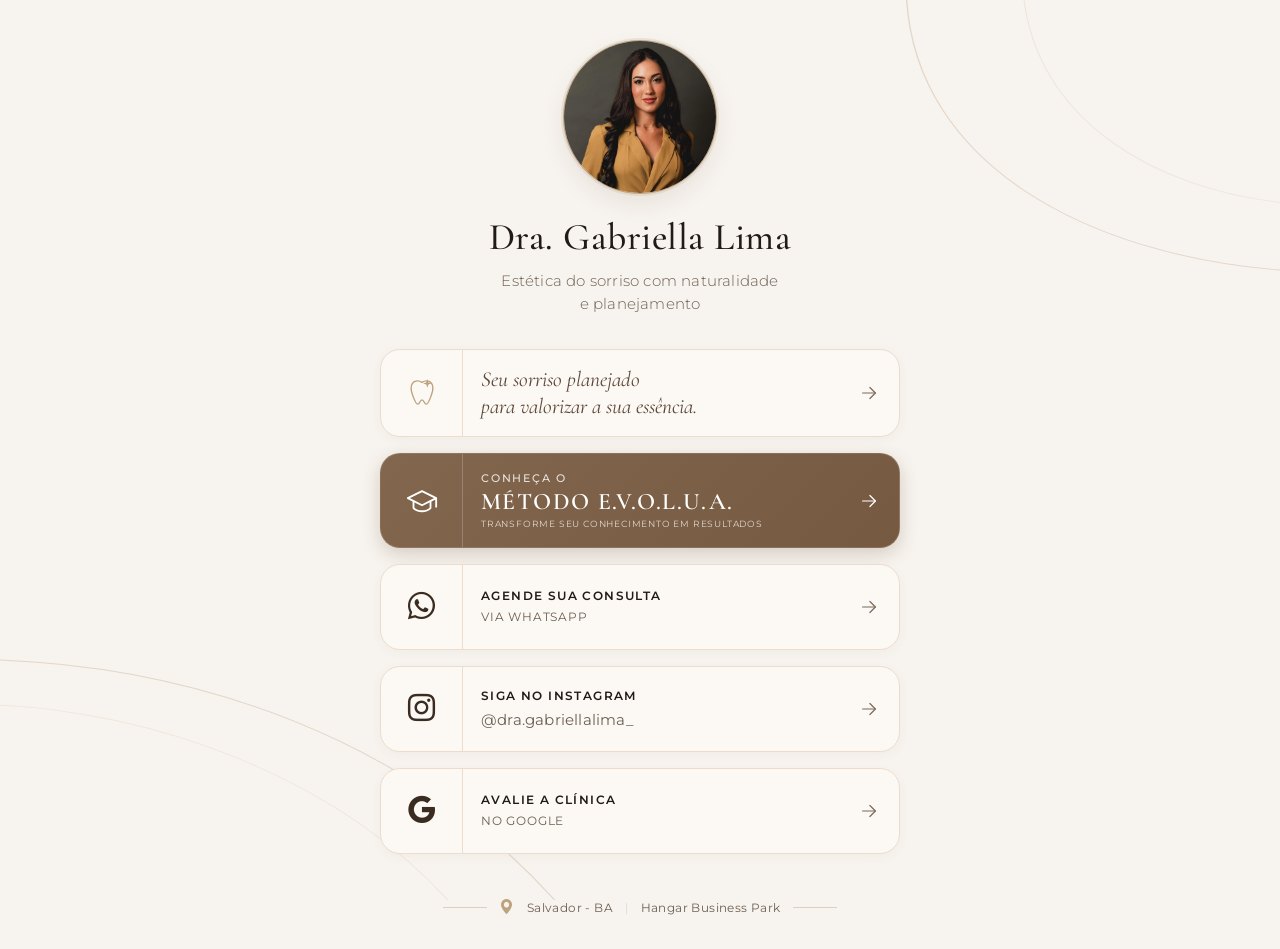
<file: index.html>
<!DOCTYPE html>
<html lang="pt-BR">

<head>
  <meta charset="UTF-8">
  <meta name="viewport" content="width=device-width, initial-scale=1.0">
  <title>Dra. Gabriella Lima | Odontologia e Estética</title>
  <meta name="description"
    content="Dra. Gabriella Lima - Estética do sorriso com naturalidade e planejamento. Salvador - BA.">

  <!-- Favicon -->
  <link rel="icon" type="image/jpeg" href="imagens/perfildra.jpg">


  <!-- Open Graph & Social Preview (WhatsApp, Instagram, Facebook, LinkedIn) -->
  <meta property="og:site_name" content="Dra. Gabriella Lima">
  <meta property="og:title" content="Dra. Gabriella Lima | Odontologia e Estética">
  <meta property="og:description" content="Estética do sorriso com naturalidade e planejamento. Salvador - BA.">
  <meta property="og:url" content="https://gabriellalimadra.vercel.app/">
  <meta property="og:image" content="https://gabriellalimadra.vercel.app/imagens/dra0.jpg">
  <meta property="og:image:secure_url" content="https://gabriellalimadra.vercel.app/imagens/dra0.jpg">
  <meta property="og:image:type" content="image/jpeg">
  <meta property="og:type" content="website">

  <!-- Twitter / X Card Preview -->
  <meta name="twitter:card" content="summary_large_image">
  <meta name="twitter:title" content="Dra. Gabriella Lima | Odontologia e Estética">
  <meta name="twitter:description" content="Estética do sorriso com naturalidade e planejamento. Salvador - BA.">
  <meta name="twitter:image" content="https://gabriellalimadra.vercel.app/imagens/dra0.jpg">

  <!-- Google Fonts -->
  <link rel="preconnect" href="https://fonts.googleapis.com">
  <link rel="preconnect" href="https://fonts.gstatic.com" crossorigin>
  <link
    href="https://fonts.googleapis.com/css2?family=Cormorant+Garamond:ital,wght@0,400;0,500;0,600;0,700;1,400;1,500;1,600&family=Montserrat:wght@300;400;500;600;700&display=swap"
    rel="stylesheet">

  <!-- Bootstrap 5 CSS -->
  <link href="https://cdn.jsdelivr.net/npm/bootstrap@5.3.2/dist/css/bootstrap.min.css" rel="stylesheet">

  <!-- Bootstrap Icons -->
  <link rel="stylesheet" href="https://cdn.jsdelivr.net/npm/bootstrap-icons@1.11.1/font/bootstrap-icons.css">

  <style>
    :root {
      --bg-color: #f7f3ee;
      --card-bg: #fcf9f4;
      --card-border: #ecdccb;
      --brown-evolua: #7d6148;
      --brown-evolua-hover: #71563f;
      --text-dark: #221a14;
      --text-muted: #6e5f53;
      --text-light-evolua: rgba(255, 255, 255, 0.82);
      --gold-accent: #bda27e;
      --font-serif: 'Cormorant Garamond', Georgia, serif;
      --font-sans: 'Montserrat', system-ui, -apple-system, sans-serif;
    }

    * {
      box-sizing: border-box;
      margin: 0;
      padding: 0;
    }

    body {
      background-color: var(--bg-color);
      font-family: var(--font-sans);
      color: var(--text-dark);
      min-height: 100vh;
      display: flex;
      flex-direction: column;
      justify-content: center;
      align-items: center;
      position: relative;
      overflow-x: hidden;
      padding: 40px 18px 30px;
    }

    /* Decorative background curved lines matching design */
    .bg-curves {
      position: fixed;
      top: 0;
      left: 0;
      width: 100%;
      height: 100%;
      pointer-events: none;
      z-index: 0;
    }

    /* Main Container */
    .main-container {
      position: relative;
      z-index: 1;
      width: 100%;
      max-width: 520px;
      margin: 0 auto;
      text-align: center;
    }

    /* Avatar section */
    .avatar-wrapper {
      position: relative;
      width: 154px;
      height: 154px;
      margin: 0 auto 22px;
      border-radius: 50%;
      padding: 4px;
      border: 1.5px solid var(--gold-accent);
      box-shadow: 0 0 0 2px rgba(189, 162, 126, 0.2), 0 10px 24px rgba(60, 40, 25, 0.08);
      background: #f8f4ee;
      overflow: hidden;
      transition: transform 0.4s ease, box-shadow 0.4s ease;
    }

    .avatar-wrapper:hover {
      transform: scale(1.02);
      box-shadow: 0 0 0 3px rgba(189, 162, 126, 0.3), 0 14px 28px rgba(60, 40, 25, 0.12);
    }

    .avatar-img {
      width: 100%;
      height: 100%;
      border-radius: 50%;
      object-fit: cover;
      transform: scale(1.08);
      display: block;
    }

    /* Header text */
    .profile-title {
      font-family: var(--font-serif);
      font-size: 2.35rem;
      font-weight: 500;
      color: var(--text-dark);
      letter-spacing: 0.5px;
      margin-bottom: 10px;
      line-height: 1.15;
    }

    .profile-subtitle {
      font-size: 0.96rem;
      font-weight: 300;
      color: var(--text-muted);
      line-height: 1.5;
      letter-spacing: 0.2px;
      margin-bottom: 34px;
    }

    /* Links / Cards Stack */
    .cards-stack {
      display: flex;
      flex-direction: column;
      gap: 16px;
      margin-bottom: 36px;
    }

    /* Common Card Styling */
    .link-card {
      display: flex;
      align-items: center;
      width: 100%;
      min-height: 86px;
      border-radius: 20px;
      text-decoration: none;
      transition: transform 0.25s cubic-bezier(0.2, 0, 0, 1), box-shadow 0.25s ease, border-color 0.25s ease, background-color 0.25s ease;
      overflow: hidden;
      cursor: pointer;
      user-select: none;
    }

    /* Light Card (Cards 1, 3, 4, 5) */
    .card-light {
      background-color: var(--card-bg);
      border: 1.2px solid var(--card-border);
      box-shadow: 0 3px 12px rgba(100, 75, 50, 0.04);
    }

    .card-light:hover {
      transform: translateY(-2px);
      box-shadow: 0 8px 22px rgba(100, 75, 50, 0.08);
      border-color: #dfcaa8;
    }

    /* Quote Card (Card 1 - not an action link) */
    .card-quote {
      cursor: default;
    }

    .card-quote:hover {
      transform: none;
      box-shadow: 0 3px 12px rgba(100, 75, 50, 0.04);
    }

    /* Evolua Card (Card 2 - High emphasis) */
    .card-evolua {
      background-color: var(--brown-evolua);
      background: linear-gradient(135deg, #82664d 0%, #755940 100%);
      border: 1px solid rgba(255, 255, 255, 0.12);
      box-shadow: 0 6px 18px rgba(95, 68, 44, 0.22);
      color: #ffffff;
    }

    .card-evolua:hover {
      background: linear-gradient(135deg, #8d7056 0%, #7e6046 100%);
      transform: translateY(-2px);
      box-shadow: 0 10px 24px rgba(95, 68, 44, 0.3);
      color: #ffffff;
    }

    /* Icon Column (Left) */
    .card-icon-col {
      width: 82px;
      min-width: 82px;
      display: flex;
      align-items: center;
      justify-content: center;
      align-self: stretch;
      padding: 12px;
    }

    .card-light .card-icon-col {
      border-right: 1px solid var(--card-border);
    }

    .card-evolua .card-icon-col {
      border-right: 1px solid rgba(255, 255, 255, 0.2);
    }

    /* Card 1 Tooth Icon color */
    .icon-gold {
      color: var(--gold-accent);
    }

    /* Action Cards (Cards 3, 4, 5) Icon color */
    .icon-dark {
      color: #3b2c22;
      font-size: 1.7rem;
    }

    /* Card Content Column (Center) */
    .card-content-col {
      flex: 1;
      padding: 16px 18px;
      text-align: left;
      display: flex;
      flex-direction: column;
      justify-content: center;
    }

    /* Card 1: Quote text */
    .quote-text {
      font-family: var(--font-serif);
      font-style: italic;
      font-size: 1.34rem;
      line-height: 1.25;
      font-weight: 400;
      color: #5c4738;
    }

    /* Card 2: Evolua text elements */
    .evolua-label {
      font-family: var(--font-sans);
      font-size: 0.68rem;
      font-weight: 500;
      letter-spacing: 1.8px;
      text-transform: uppercase;
      color: var(--text-light-evolua);
      margin-bottom: 2px;
    }

    .evolua-title {
      font-family: var(--font-serif);
      font-size: 1.48rem;
      font-weight: 600;
      letter-spacing: 1.4px;
      color: #ffffff;
      line-height: 1.15;
      margin-bottom: 2px;
    }

    .evolua-tagline {
      font-family: var(--font-sans);
      font-size: 0.58rem;
      font-weight: 400;
      letter-spacing: 0.8px;
      text-transform: uppercase;
      color: rgba(255, 255, 255, 0.76);
    }

    /* Action Card Texts (Cards 3, 4, 5) */
    .action-title {
      font-family: var(--font-sans);
      font-size: 0.74rem;
      font-weight: 600;
      letter-spacing: 1.4px;
      text-transform: uppercase;
      color: var(--text-dark);
      margin-bottom: 3px;
    }

    .action-sub {
      font-family: var(--font-sans);
      font-size: 0.72rem;
      font-weight: 400;
      letter-spacing: 0.8px;
      text-transform: uppercase;
      color: var(--text-muted);
    }

    .action-handle {
      font-family: var(--font-sans);
      font-size: 0.92rem;
      font-weight: 400;
      letter-spacing: 0.2px;
      color: var(--text-muted);
    }

    /* Arrow Column (Right) */
    .card-arrow-col {
      width: 52px;
      min-width: 52px;
      display: flex;
      align-items: center;
      justify-content: center;
      padding-right: 8px;
      transition: transform 0.25s ease;
    }

    .link-card:not(.card-quote):hover .card-arrow-col {
      transform: translateX(4px);
    }

    .arrow-icon-light {
      color: #7b6a5b;
    }

    .arrow-icon-white {
      color: #ffffff;
    }

    /* Footer Location Section */
    .footer-location {
      display: flex;
      align-items: center;
      justify-content: center;
      gap: 12px;
      margin-top: 10px;
      padding-top: 6px;
      color: var(--text-muted);
      font-size: 0.75rem;
      letter-spacing: 0.4px;
    }

    .footer-line {
      width: 44px;
      height: 1px;
      background: #dfcfbd;
    }

    .footer-pin {
      color: var(--gold-accent);
      font-size: 0.95rem;
    }

    .footer-pipe {
      color: #dfcfbd;
      font-weight: 300;
    }

    /* Responsive adjustments */
    @media (max-width: 480px) {
      body {
        padding: 30px 14px 24px;
      }

      .profile-title {
        font-size: 2.1rem;
      }

      .profile-subtitle {
        font-size: 0.9rem;
        margin-bottom: 26px;
      }

      .card-icon-col {
        width: 72px;
        min-width: 72px;
      }

      .quote-text {
        font-size: 1.2rem;
      }

      .evolua-title {
        font-size: 1.3rem;
      }

      .evolua-tagline {
        font-size: 0.54rem;
        letter-spacing: 0.5px;
      }

      .card-arrow-col {
        width: 42px;
        min-width: 42px;
        padding-right: 4px;
      }
    }
  </style>
</head>

<body>

  <!-- Decorative subtle background curves -->
  <svg class="bg-curves" xmlns="http://www.w3.org/2000/svg" viewBox="0 0 1200 1200" preserveAspectRatio="none">
    <!-- Top right organic curves -->
    <path d="M 850 0 C 860 220, 1020 340, 1200 360" fill="none" stroke="#dfcfbd" stroke-width="1.2" opacity="0.8" />
    <path d="M 960 0 C 975 160, 1080 250, 1200 270" fill="none" stroke="#ebdccb" stroke-width="1" opacity="0.6" />
    <!-- Bottom left organic curves -->
    <path d="M 0 880 C 180 890, 380 980, 520 1200" fill="none" stroke="#dfcfbd" stroke-width="1.2" opacity="0.8" />
    <path d="M 0 940 C 140 950, 310 1030, 420 1200" fill="none" stroke="#ebdccb" stroke-width="1" opacity="0.6" />
  </svg>

  <main class="main-container">

    <!-- Avatar -->
    <div class="avatar-wrapper">
      <img src="imagens/perfildra.jpg" alt="Dra. Gabriella Lima" class="avatar-img"
        onerror="if(!this.dataset.triedBackup){this.dataset.triedBackup='1';this.src='imagens/dra-perfil.jpg';}else if(!this.dataset.triedPng){this.dataset.triedPng='1';this.src='imagens/dra.png';}">
    </div>

    <!-- Title & Tagline -->
    <h1 class="profile-title">Dra. Gabriella Lima</h1>
    <p class="profile-subtitle">
      Estética do sorriso com naturalidade<br>e planejamento
    </p>

    <!-- Cards Stack -->
    <div class="cards-stack">

      <!-- Card 1: Casos Clínicos (Points to casos.html) -->
      <a href="CASOS/casos.html" class="link-card card-light" id="btn-casos-clinicos"
        title="Casos & Resultados | Dra. Gabriella Lima">
        <div class="card-icon-col">
          <!-- Tooth Icon with Sparkle -->
          <svg class="icon-gold" width="34" height="34" viewBox="0 0 32 32" fill="none" stroke="currentColor"
            stroke-width="1.3" stroke-linecap="round" stroke-linejoin="round">
            <!-- Tooth Body -->
            <path
              d="M16 6 C13 4, 9 4, 7 7 C5 10, 5.5 13.5, 7 17.5 C8.5 21.5, 10 26.5, 12 26.5 C14 26.5, 14 22.5, 16 22.5 C18 22.5, 18 26.5, 20 26.5 C22 26.5, 23.5 21.5, 25 17.5 C26.5 13.5, 27 10, 25 7 C23 4, 19 4, 16 6 Z" />
            <!-- Sparkle star on upper cusp -->
            <path d="M21 3 L22 6 L25 7 L22 8 L21 11 L20 8 L17 7 L20 6 Z" fill="currentColor" stroke="none" />
          </svg>
        </div>
        <div class="card-content-col">
          <p class="quote-text mb-0">
            Seu sorriso planejado<br>para valorizar a sua essência.
          </p>
        </div>
        <div class="card-arrow-col">
          <svg class="arrow-icon-light" width="22" height="22" viewBox="0 0 24 24" fill="none" stroke="currentColor"
            stroke-width="1.3" stroke-linecap="round" stroke-linejoin="round">
            <path d="M5 12h14" />
            <path d="m13 6 6 6-6 6" />
          </svg>
        </div>
      </a>

      <!-- Card 2: Método E.V.O.L.U.A. (Points to second.html) -->
      <a href="EVOLUA/second.html" class="link-card card-evolua" id="btn-metodo-evolua"
        title="Conheça o Método E.V.O.L.U.A.">
        <div class="card-icon-col">
          <!-- Mortarboard Academic Cap Icon -->
          <svg width="34" height="34" viewBox="0 0 24 24" fill="none" stroke="#ffffff" stroke-width="1.3"
            stroke-linecap="round" stroke-linejoin="round">
            <path d="M22 10v6M2 10l10-5 10 5-10 5z" />
            <path d="M6 12v5c3 3 9 3 12 0v-5" />
          </svg>
        </div>
        <div class="card-content-col">
          <span class="evolua-label">CONHEÇA O</span>
          <span class="evolua-title">MÉTODO E.V.O.L.U.A.</span>
          <span class="evolua-tagline">TRANSFORME SEU CONHECIMENTO EM RESULTADOS</span>
        </div>
        <div class="card-arrow-col">
          <!-- Thin right arrow -->
          <svg class="arrow-icon-white" width="22" height="22" viewBox="0 0 24 24" fill="none" stroke="currentColor"
            stroke-width="1.3" stroke-linecap="round" stroke-linejoin="round">
            <path d="M5 12h14" />
            <path d="m13 6 6 6-6 6" />
          </svg>
        </div>
      </a>

      <!-- Card 3: Agende sua consulta via WhatsApp -->
      <a href="https://wa.me/557192762533?text=Ol%C3%A1%2C%20Dra.%20Gabriella!%20Gostaria%20de%20agendar%20uma%20consulta."
        target="_blank" rel="noopener noreferrer" class="link-card card-light" id="btn-whatsapp"
        title="Agende sua consulta via WhatsApp">
        <div class="card-icon-col">
          <i class="bi bi-whatsapp icon-dark"></i>
        </div>
        <div class="card-content-col">
          <span class="action-title">AGENDE SUA CONSULTA</span>
          <span class="action-sub">VIA WHATSAPP</span>
        </div>
        <div class="card-arrow-col">
          <svg class="arrow-icon-light" width="22" height="22" viewBox="0 0 24 24" fill="none" stroke="currentColor"
            stroke-width="1.3" stroke-linecap="round" stroke-linejoin="round">
            <path d="M5 12h14" />
            <path d="m13 6 6 6-6 6" />
          </svg>
        </div>
      </a>

      <!-- Card 4: Siga no Instagram -->
      <a href="https://www.instagram.com/dra.gabriellalima_/" target="_blank" rel="noopener noreferrer"
        class="link-card card-light" id="btn-instagram" title="Siga no Instagram">
        <div class="card-icon-col">
          <i class="bi bi-instagram icon-dark"></i>
        </div>
        <div class="card-content-col">
          <span class="action-title">SIGA NO INSTAGRAM</span>
          <span class="action-handle">@dra.gabriellalima_</span>
        </div>
        <div class="card-arrow-col">
          <svg class="arrow-icon-light" width="22" height="22" viewBox="0 0 24 24" fill="none" stroke="currentColor"
            stroke-width="1.3" stroke-linecap="round" stroke-linejoin="round">
            <path d="M5 12h14" />
            <path d="m13 6 6 6-6 6" />
          </svg>
        </div>
      </a>

      <!-- Card 5: Avalie a clínica no Google -->
      <a href="https://www.google.com/maps/place/Dra.+Gabriella+Lima+De+Oliveira+,+Dentista./@-12.9195969,-38.3583299,17z/data=!4m15!1m8!3m7!1s0x716178a2325ce1d:0xe8530be1abb438ef!2sDra.+Gabriella+Lima+De+Oliveira+,+Dentista.!8m2!3d-12.9195969!4d-38.355755!10e1!16s%2Fg%2F11xw7gnf9_!3m5!1s0x716178a2325ce1d:0xe8530be1abb438ef!8m2!3d-12.9195969!4d-38.355755!16s%2Fg%2F11xw7gnf9_?entry=ttu&g_ep=EgoyMDI2MTAxOS4wIKXMDSoASAFQAw%3D%3D"
        target="_blank" rel="noopener noreferrer" class="link-card card-light" id="btn-avaliar-clinica"
        title="Avalie a clínica no Google">
        <div class="card-icon-col">
          <i class="bi bi-google icon-dark"></i>
        </div>
        <div class="card-content-col">
          <span class="action-title">AVALIE A CLÍNICA</span>
          <span class="action-sub">NO GOOGLE</span>
        </div>
        <div class="card-arrow-col">
          <svg class="arrow-icon-light" width="22" height="22" viewBox="0 0 24 24" fill="none" stroke="currentColor"
            stroke-width="1.3" stroke-linecap="round" stroke-linejoin="round">
            <path d="M5 12h14" />
            <path d="m13 6 6 6-6 6" />
          </svg>
        </div>
      </a>

    </div>

    <!-- Location Footer -->
    <footer class="footer-location">
      <div class="footer-line"></div>
      <i class="bi bi-geo-alt-fill footer-pin"></i>
      <span>Salvador - BA</span>
      <span class="footer-pipe">|</span>
      <span>Hangar Business Park</span>
      <div class="footer-line"></div>
    </footer>

  </main>

  <!-- Bootstrap 5 JS -->
  <script src="https://cdn.jsdelivr.net/npm/bootstrap@5.3.2/dist/js/bootstrap.bundle.min.js"></script>
</body>

</html>
</file>
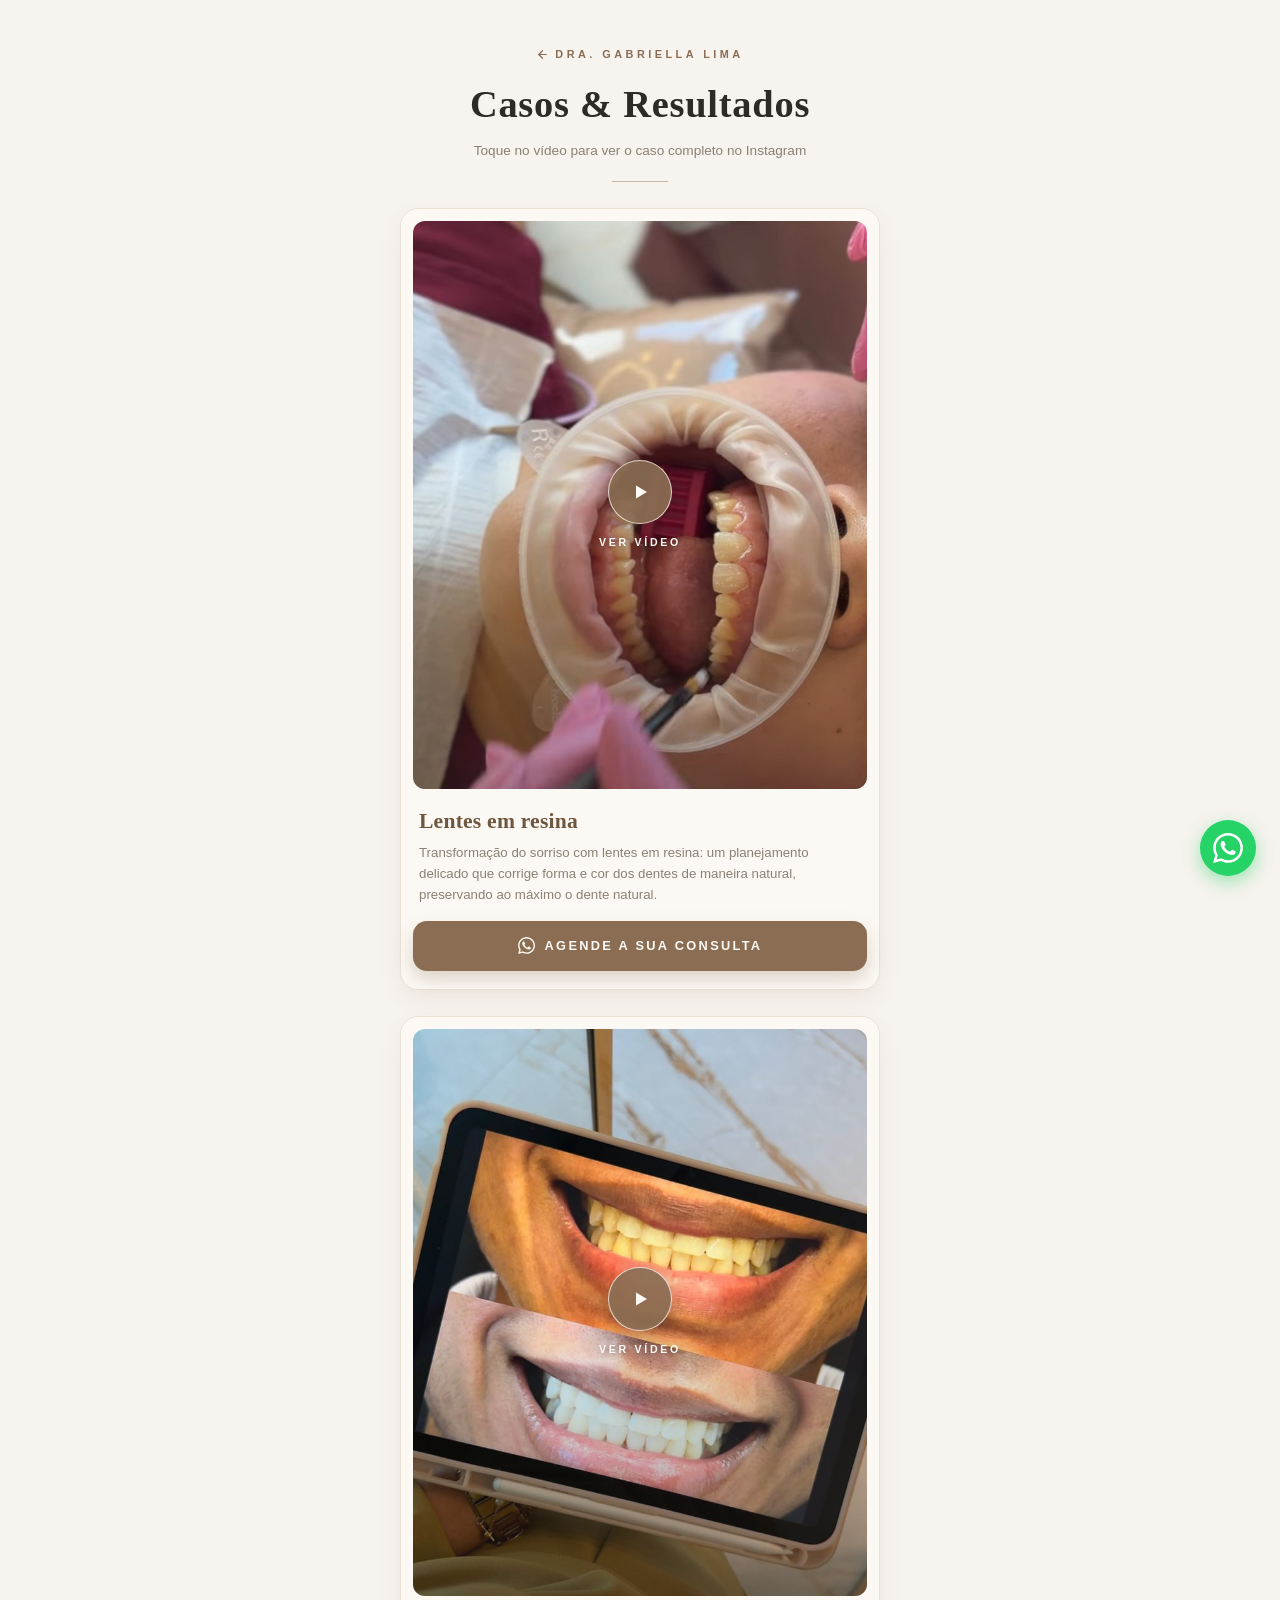
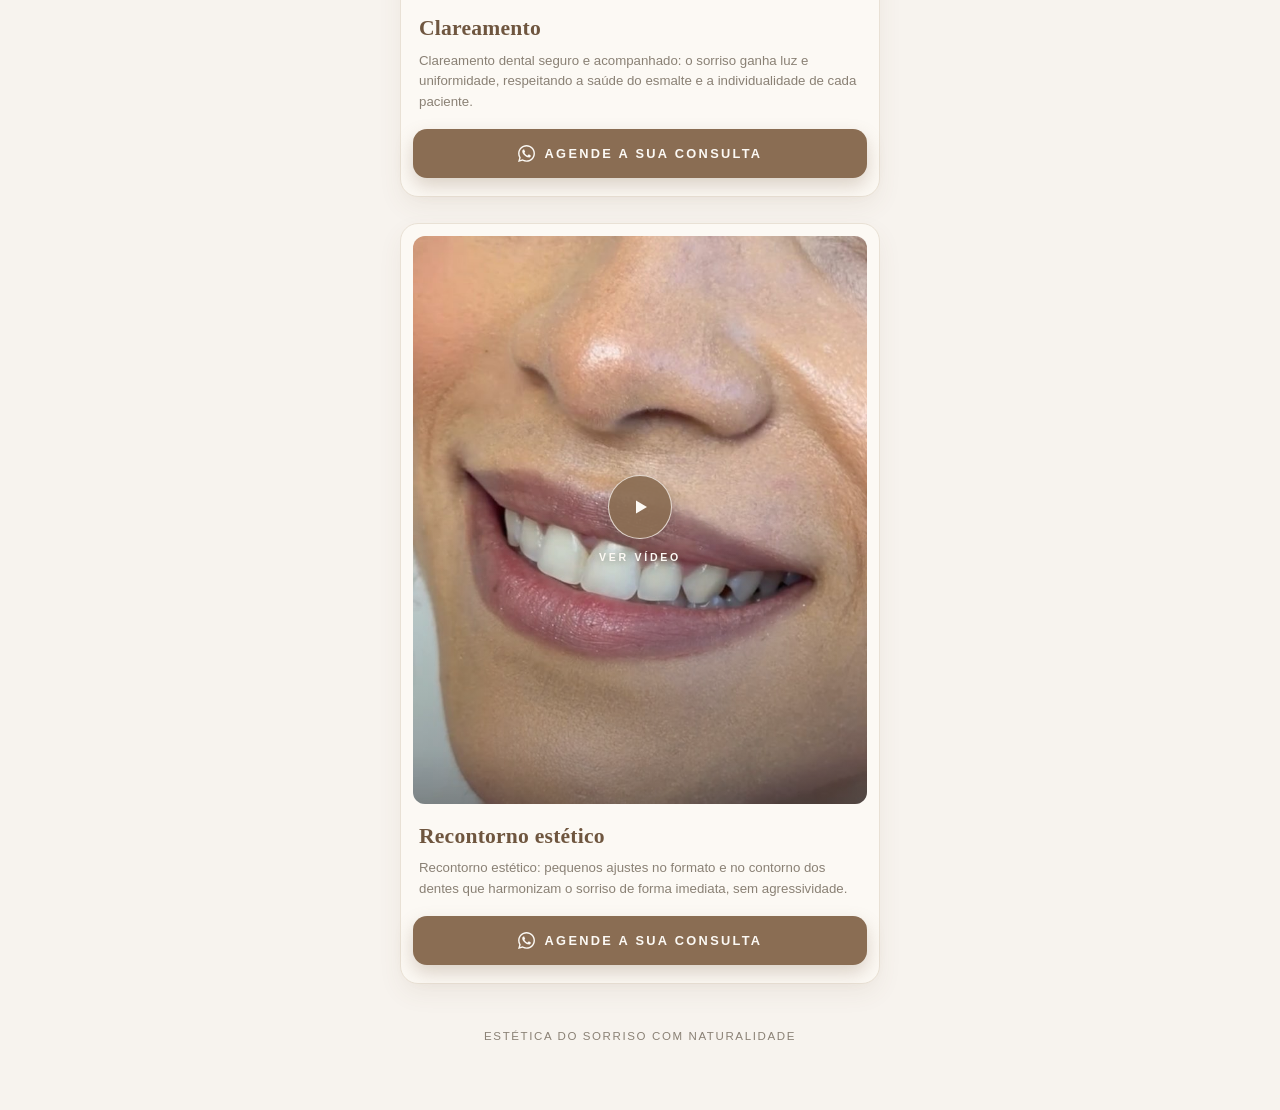
<file: CASOS/casos.html>
<!DOCTYPE html>
<html lang="pt-BR">
<head>
<meta charset="UTF-8">
<meta name="viewport" content="width=device-width, initial-scale=1.0">
<title>Casos & Resultados | Dra. Gabriella Lima</title>
<meta name="description" content="Casos reais de lentes em resina, clareamento e recontorno estético da Dra. Gabriella Lima. Veja os vídeos no Instagram e agende a sua consulta.">
<meta property="og:title" content="Casos & Resultados | Dra. Gabriella Lima">
<meta property="og:description" content="Lentes em resina, clareamento e recontorno estético — veja os casos em vídeo e agende a sua consulta.">
<meta property="og:type" content="website">
<meta property="og:url" content="https://gabriellalimadra.vercel.app/CASOS/casos.html">
<meta property="og:image" content="https://gabriellalimadra.vercel.app/imagens/dra0.jpg">
<meta property="og:image:type" content="image/jpeg">
<meta name="twitter:card" content="summary_large_image">
<meta name="twitter:image" content="https://gabriellalimadra.vercel.app/imagens/dra0.jpg">
<link rel="icon" type="image/jpeg" href="../imagens/perfildra.jpg">
<style>
  :root{
    --bg:#F7F3EE;
    --card:#FCF9F4;
    --brown:#8A6D53;
    --brown-deep:#6F563F;
    --brown-soft:rgba(138,109,83,.12);
    --ink:#2E2A24;
    --muted:#8A8175;
    --line:#E9E1D5;
    --radius:18px;
  }
  *{margin:0;padding:0;box-sizing:border-box;}
  html{-webkit-text-size-adjust:100%;}
  body{
    background:var(--bg);
    color:var(--ink);
    font-family:"Poppins","Segoe UI",-apple-system,BlinkMacSystemFont,Roboto,Helvetica,Arial,sans-serif;
    line-height:1.55;
    -webkit-font-smoothing:antialiased;
  }
  .page{
    max-width:430px;
    margin:0 auto;
    padding:clamp(28px,7vw,44px) 20px 64px;
  }
  /* ---------- header ---------- */
  .eyebrow{
    text-align:center;
    font-size:.68rem;
    letter-spacing:.32em;
    text-transform:uppercase;
    color:var(--brown);
    font-weight:600;
  }
  .page h1{
    text-align:center;
    font-family:"Cormorant Garamond",Georgia,"Times New Roman",serif;
    font-weight:600;
    font-size:clamp(1.9rem,6.4vw,2.4rem);
    letter-spacing:.02em;
    margin-top:6px;
  }
  .page .lead{
    text-align:center;
    color:var(--muted);
    font-size:.85rem;
    margin-top:6px;
  }
  .divider{
    width:56px;height:1px;
    background:var(--brown);
    opacity:.45;
    margin:20px auto 6px;
  }
  /* ---------- case card ---------- */
  .case{
    background:var(--card);
    border:1px solid var(--line);
    border-radius:var(--radius);
    box-shadow:0 10px 24px rgba(110,86,63,.07);
    padding:12px 12px 18px;
    margin-top:26px;
  }
  .case-media{
    position:relative;
    display:block;
    border-radius:calc(var(--radius) - 6px);
    overflow:hidden;
    text-decoration:none;
    aspect-ratio:4/5;
  }
  .case-media img{
    width:100%;height:100%;
    object-fit:cover;
    display:block;
    transition:transform .5s ease;
  }
  .case-media:active img,
  .case-media:hover img{transform:scale(1.03);}
  /* video symbol */
  .play-badge{
    position:absolute;
    inset:0;
    display:flex;
    flex-direction:column;
    align-items:center;
    justify-content:center;
    gap:10px;
    background:linear-gradient(180deg,rgba(46,42,36,0) 45%,rgba(46,42,36,.38) 100%);
  }
  .play-ring{
    width:64px;height:64px;
    border-radius:50%;
    background:rgba(138,109,83,.92);
    border:1.5px solid rgba(252,249,244,.75);
    box-shadow:0 6px 18px rgba(46,42,36,.28);
    display:flex;
    align-items:center;
    justify-content:center;
    transition:transform .3s ease;
  }
  .case-media:active .play-ring,
  .case-media:hover .play-ring{transform:scale(1.08);}
  .play-ring svg{width:24px;height:24px;display:block;}
  .play-label{
    color:#FCF9F4;
    font-size:.66rem;
    letter-spacing:.26em;
    text-transform:uppercase;
    font-weight:600;
    text-shadow:0 1px 6px rgba(46,42,36,.4);
  }
  /* case text */
  .case-body{padding:16px 6px 0;}
  .case-body h2{
    font-family:"Cormorant Garamond",Georgia,"Times New Roman",serif;
    font-weight:600;
    font-size:1.35rem;
    color:var(--brown-deep);
    letter-spacing:.01em;
  }
  .case-body p{
    margin-top:5px;
    font-size:.83rem;
    color:var(--muted);
  }
  /* ---------- CTA button ---------- */
  .btn-agende{
    display:flex;
    align-items:center;
    justify-content:center;
    gap:10px;
    width:100%;
    margin-top:16px;
    padding:15px 18px;
    background:var(--brown);
    color:#FCF9F4;
    border-radius:14px;
    text-decoration:none;
    font-size:.8rem;
    font-weight:600;
    letter-spacing:.18em;
    text-transform:uppercase;
    box-shadow:0 8px 18px rgba(138,109,83,.28);
    transition:background .25s ease, transform .15s ease;
  }
  .btn-agende:hover{background:var(--brown-deep);}
  .btn-agende:active{transform:scale(.985);}
  .btn-agende svg{width:17px;height:17px;flex-shrink:0;}
  /* ---------- footer ---------- */
  .footer-note{
    text-align:center;
    color:var(--muted);
    font-size:.72rem;
    letter-spacing:.14em;
    text-transform:uppercase;
    margin-top:44px;
  }
  @media (min-width:768px){
    .page{max-width:520px;}
  }
  /* ---------- WhatsApp Float ---------- */
  .whatsapp-float{
    position:fixed;
    bottom:24px;
    right:24px;
    width:56px;
    height:56px;
    background:#25D366;
    color:#fff;
    border-radius:50%;
    display:flex;
    align-items:center;
    justify-content:center;
    box-shadow:0 6px 18px rgba(37,211,102,.45);
    z-index:999;
    text-decoration:none;
    transition:transform .2s ease, box-shadow .2s ease;
  }
  .whatsapp-float:hover{
    transform:scale(1.08);
    box-shadow:0 8px 24px rgba(37,211,102,.6);
  }
  .whatsapp-float svg{
    width:30px;
    height:30px;
    fill:#fff;
  }
</style>
</head>
<body>
<main class="page">

  <div style="text-align:center; margin-bottom: 6px;">
    <a href="../index.html" class="eyebrow" style="text-decoration:none; display:inline-flex; align-items:center; gap:6px; cursor:pointer;" title="Voltar ao início">
      <svg width="13" height="13" viewBox="0 0 24 24" fill="none" stroke="currentColor" stroke-width="2.2" stroke-linecap="round" stroke-linejoin="round" aria-hidden="true"><path d="M19 12H5"/><path d="m12 19-7-7 7-7"/></svg>
      Dra. Gabriella Lima
    </a>
  </div>
  <h1>Casos & Resultados</h1>
  <p class="lead">Toque no vídeo para ver o caso completo no Instagram</p>
  <div class="divider"></div>

  <!-- Caso 1: Lentes em resina -->
  <section class="case">
    <a class="case-media" href="https://www.instagram.com/reel/Dbx69eoBiW4/" target="_blank" rel="noopener" aria-label="Ver vídeo do caso de lentes em resina no Instagram">
      <img src="[data-uri]" alt="Aplicação de lentes em resina">
      <span class="play-badge">
        <span class="play-ring">
          <svg viewBox="0 0 24 24" fill="none" xmlns="http://www.w3.org/2000/svg" aria-hidden="true"><path d="M8 5.5v13l11-6.5-11-6.5z" fill="#FCF9F4"/></svg>
        </span>
        <span class="play-label">Ver v&iacute;deo</span>
      </span>
    </a>
    <div class="case-body">
      <h2>Lentes em resina</h2>
      <p>Transforma&ccedil;&atilde;o do sorriso com lentes em resina: um planejamento delicado que corrige forma e cor dos dentes de maneira natural, preservando ao m&aacute;ximo o dente natural.</p>
    </div>
    <a class="btn-agende" href="https://wa.me/557192762533?text=Ol%C3%A1%2C%20Dra.%20Gabriella!%20Gostaria%20de%20agendar%20uma%20consulta." target="_blank" rel="noopener noreferrer" aria-label="Agende a sua consulta via WhatsApp">
      <svg viewBox="0 0 24 24" width="18" height="18" fill="currentColor" aria-hidden="true"><path d="M.057 24l1.687-6.163c-1.041-1.804-1.588-3.849-1.587-5.946.003-6.556 5.338-11.891 11.893-11.891 3.181.001 6.167 1.24 8.413 3.488 2.245 2.248 3.481 5.236 3.48 8.414-.003 6.557-5.338 11.892-11.893 11.892-1.99-.001-3.951-.5-5.688-1.448l-6.305 1.654zm6.597-3.807c1.676.995 3.276 1.591 5.392 1.592 5.448 0 9.886-4.434 9.889-9.885.002-5.462-4.415-9.89-9.881-9.892-5.452 0-9.887 4.434-9.889 9.884-.001 2.225.651 3.891 1.746 5.634l-.999 3.648 3.742-.981zm11.387-5.464c-.074-.124-.272-.198-.57-.347-.297-.149-1.758-.868-2.031-.967-.272-.099-.47-.149-.669.149-.198.297-.768.967-.941 1.165-.173.198-.347.223-.644.074-.297-.149-1.255-.462-2.39-1.475-.883-.788-1.48-1.761-1.653-2.059-.173-.297-.018-.458.13-.606.134-.133.297-.347.446-.521.151-.172.2-.296.3-.495.099-.198.05-.372-.025-.521-.075-.148-.669-1.611-.916-2.206-.242-.579-.487-.501-.669-.51l-.57-.01c-.198 0-.52.074-.792.372s-1.04 1.016-1.04 2.479 1.065 2.876 1.213 3.074c.149.198 2.095 3.2 5.076 4.487.709.306 1.263.489 1.694.626.712.226 1.36.194 1.872.118.571-.085 1.758-.719 2.006-1.413.248-.695.248-1.29.173-1.414z"/></svg>
      Agende a sua consulta
    </a>
  </section>

  <!-- Caso 2: Clareamento -->
  <section class="case">
    <a class="case-media" href="https://www.instagram.com/reel/Db5wQ60hIMM/" target="_blank" rel="noopener" aria-label="Ver vídeo do caso de clareamento no Instagram">
      <img src="[data-uri]" alt="Antes e depois de clareamento dental">
      <span class="play-badge">
        <span class="play-ring">
          <svg viewBox="0 0 24 24" fill="none" xmlns="http://www.w3.org/2000/svg" aria-hidden="true"><path d="M8 5.5v13l11-6.5-11-6.5z" fill="#FCF9F4"/></svg>
        </span>
        <span class="play-label">Ver v&iacute;deo</span>
      </span>
    </a>
    <div class="case-body">
      <h2>Clareamento</h2>
      <p>Clareamento dental seguro e acompanhado: o sorriso ganha luz e uniformidade, respeitando a sa&uacute;de do esmalte e a individualidade de cada paciente.</p>
    </div>
    <a class="btn-agende" href="https://wa.me/557192762533?text=Ol%C3%A1%2C%20Dra.%20Gabriella!%20Gostaria%20de%20agendar%20uma%20consulta." target="_blank" rel="noopener noreferrer" aria-label="Agende a sua consulta via WhatsApp">
      <svg viewBox="0 0 24 24" width="18" height="18" fill="currentColor" aria-hidden="true"><path d="M.057 24l1.687-6.163c-1.041-1.804-1.588-3.849-1.587-5.946.003-6.556 5.338-11.891 11.893-11.891 3.181.001 6.167 1.24 8.413 3.488 2.245 2.248 3.481 5.236 3.48 8.414-.003 6.557-5.338 11.892-11.893 11.892-1.99-.001-3.951-.5-5.688-1.448l-6.305 1.654zm6.597-3.807c1.676.995 3.276 1.591 5.392 1.592 5.448 0 9.886-4.434 9.889-9.885.002-5.462-4.415-9.89-9.881-9.892-5.452 0-9.887 4.434-9.889 9.884-.001 2.225.651 3.891 1.746 5.634l-.999 3.648 3.742-.981zm11.387-5.464c-.074-.124-.272-.198-.57-.347-.297-.149-1.758-.868-2.031-.967-.272-.099-.47-.149-.669.149-.198.297-.768.967-.941 1.165-.173.198-.347.223-.644.074-.297-.149-1.255-.462-2.39-1.475-.883-.788-1.48-1.761-1.653-2.059-.173-.297-.018-.458.13-.606.134-.133.297-.347.446-.521.151-.172.2-.296.3-.495.099-.198.05-.372-.025-.521-.075-.148-.669-1.611-.916-2.206-.242-.579-.487-.501-.669-.51l-.57-.01c-.198 0-.52.074-.792.372s-1.04 1.016-1.04 2.479 1.065 2.876 1.213 3.074c.149.198 2.095 3.2 5.076 4.487.709.306 1.263.489 1.694.626.712.226 1.36.194 1.872.118.571-.085 1.758-.719 2.006-1.413.248-.695.248-1.29.173-1.414z"/></svg>
      Agende a sua consulta
    </a>
  </section>

  <!-- Caso 3: Recontorno estético -->
  <section class="case">
    <a class="case-media" href="https://www.instagram.com/reel/DVjLFRSkVCH/" target="_blank" rel="noopener" aria-label="Ver vídeo do caso de recontorno estético no Instagram">
      <img src="[data-uri]" alt="Resultado de recontorno estético do sorriso">
      <span class="play-badge">
        <span class="play-ring">
          <svg viewBox="0 0 24 24" fill="none" xmlns="http://www.w3.org/2000/svg" aria-hidden="true"><path d="M8 5.5v13l11-6.5-11-6.5z" fill="#FCF9F4"/></svg>
        </span>
        <span class="play-label">Ver v&iacute;deo</span>
      </span>
    </a>
    <div class="case-body">
      <h2>Recontorno est&eacute;tico</h2>
      <p>Recontorno est&eacute;tico: pequenos ajustes no formato e no contorno dos dentes que harmonizam o sorriso de forma imediata, sem agressividade.</p>
    </div>
    <a class="btn-agende" href="https://wa.me/557192762533?text=Ol%C3%A1%2C%20Dra.%20Gabriella!%20Gostaria%20de%20agendar%20uma%20consulta." target="_blank" rel="noopener noreferrer" aria-label="Agende a sua consulta via WhatsApp">
      <svg viewBox="0 0 24 24" width="18" height="18" fill="currentColor" aria-hidden="true"><path d="M.057 24l1.687-6.163c-1.041-1.804-1.588-3.849-1.587-5.946.003-6.556 5.338-11.891 11.893-11.891 3.181.001 6.167 1.24 8.413 3.488 2.245 2.248 3.481 5.236 3.48 8.414-.003 6.557-5.338 11.892-11.893 11.892-1.99-.001-3.951-.5-5.688-1.448l-6.305 1.654zm6.597-3.807c1.676.995 3.276 1.591 5.392 1.592 5.448 0 9.886-4.434 9.889-9.885.002-5.462-4.415-9.89-9.881-9.892-5.452 0-9.887 4.434-9.889 9.884-.001 2.225.651 3.891 1.746 5.634l-.999 3.648 3.742-.981zm11.387-5.464c-.074-.124-.272-.198-.57-.347-.297-.149-1.758-.868-2.031-.967-.272-.099-.47-.149-.669.149-.198.297-.768.967-.941 1.165-.173.198-.347.223-.644.074-.297-.149-1.255-.462-2.39-1.475-.883-.788-1.48-1.761-1.653-2.059-.173-.297-.018-.458.13-.606.134-.133.297-.347.446-.521.151-.172.2-.296.3-.495.099-.198.05-.372-.025-.521-.075-.148-.669-1.611-.916-2.206-.242-.579-.487-.501-.669-.51l-.57-.01c-.198 0-.52.074-.792.372s-1.04 1.016-1.04 2.479 1.065 2.876 1.213 3.074c.149.198 2.095 3.2 5.076 4.487.709.306 1.263.489 1.694.626.712.226 1.36.194 1.872.118.571-.085 1.758-.719 2.006-1.413.248-.695.248-1.29.173-1.414z"/></svg>
      Agende a sua consulta
    </a>
  </section>

  <p class="footer-note">Est&eacute;tica do sorriso com naturalidade</p>
</main>

<!-- WhatsApp Float Button -->
<a href="https://wa.me/557192762533?text=Ol%C3%A1%2C%20Dra.%20Gabriella!%20Gostaria%20de%20agendar%20uma%20consulta." target="_blank" rel="noopener noreferrer" class="whatsapp-float" aria-label="Falar no WhatsApp">
  <svg viewBox="0 0 24 24" aria-hidden="true"><path d="M.057 24l1.687-6.163c-1.041-1.804-1.588-3.849-1.587-5.946.003-6.556 5.338-11.891 11.893-11.891 3.181.001 6.167 1.24 8.413 3.488 2.245 2.248 3.481 5.236 3.48 8.414-.003 6.557-5.338 11.892-11.893 11.892-1.99-.001-3.951-.5-5.688-1.448l-6.305 1.654zm6.597-3.807c1.676.995 3.276 1.591 5.392 1.592 5.448 0 9.886-4.434 9.889-9.885.002-5.462-4.415-9.89-9.881-9.892-5.452 0-9.887 4.434-9.889 9.884-.001 2.225.651 3.891 1.746 5.634l-.999 3.648 3.742-.981zm11.387-5.464c-.074-.124-.272-.198-.57-.347-.297-.149-1.758-.868-2.031-.967-.272-.099-.47-.149-.669.149-.198.297-.768.967-.941 1.165-.173.198-.347.223-.644.074-.297-.149-1.255-.462-2.39-1.475-.883-.788-1.48-1.761-1.653-2.059-.173-.297-.018-.458.13-.606.134-.133.297-.347.446-.521.151-.172.2-.296.3-.495.099-.198.05-.372-.025-.521-.075-.148-.669-1.611-.916-2.206-.242-.579-.487-.501-.669-.51l-.57-.01c-.198 0-.52.074-.792.372s-1.04 1.016-1.04 2.479 1.065 2.876 1.213 3.074c.149.198 2.095 3.2 5.076 4.487.709.306 1.263.489 1.694.626.712.226 1.36.194 1.872.118.571-.085 1.758-.719 2.006-1.413.248-.695.248-1.29.173-1.414z"/></svg>
</a>
</body>
</html>
</file>
